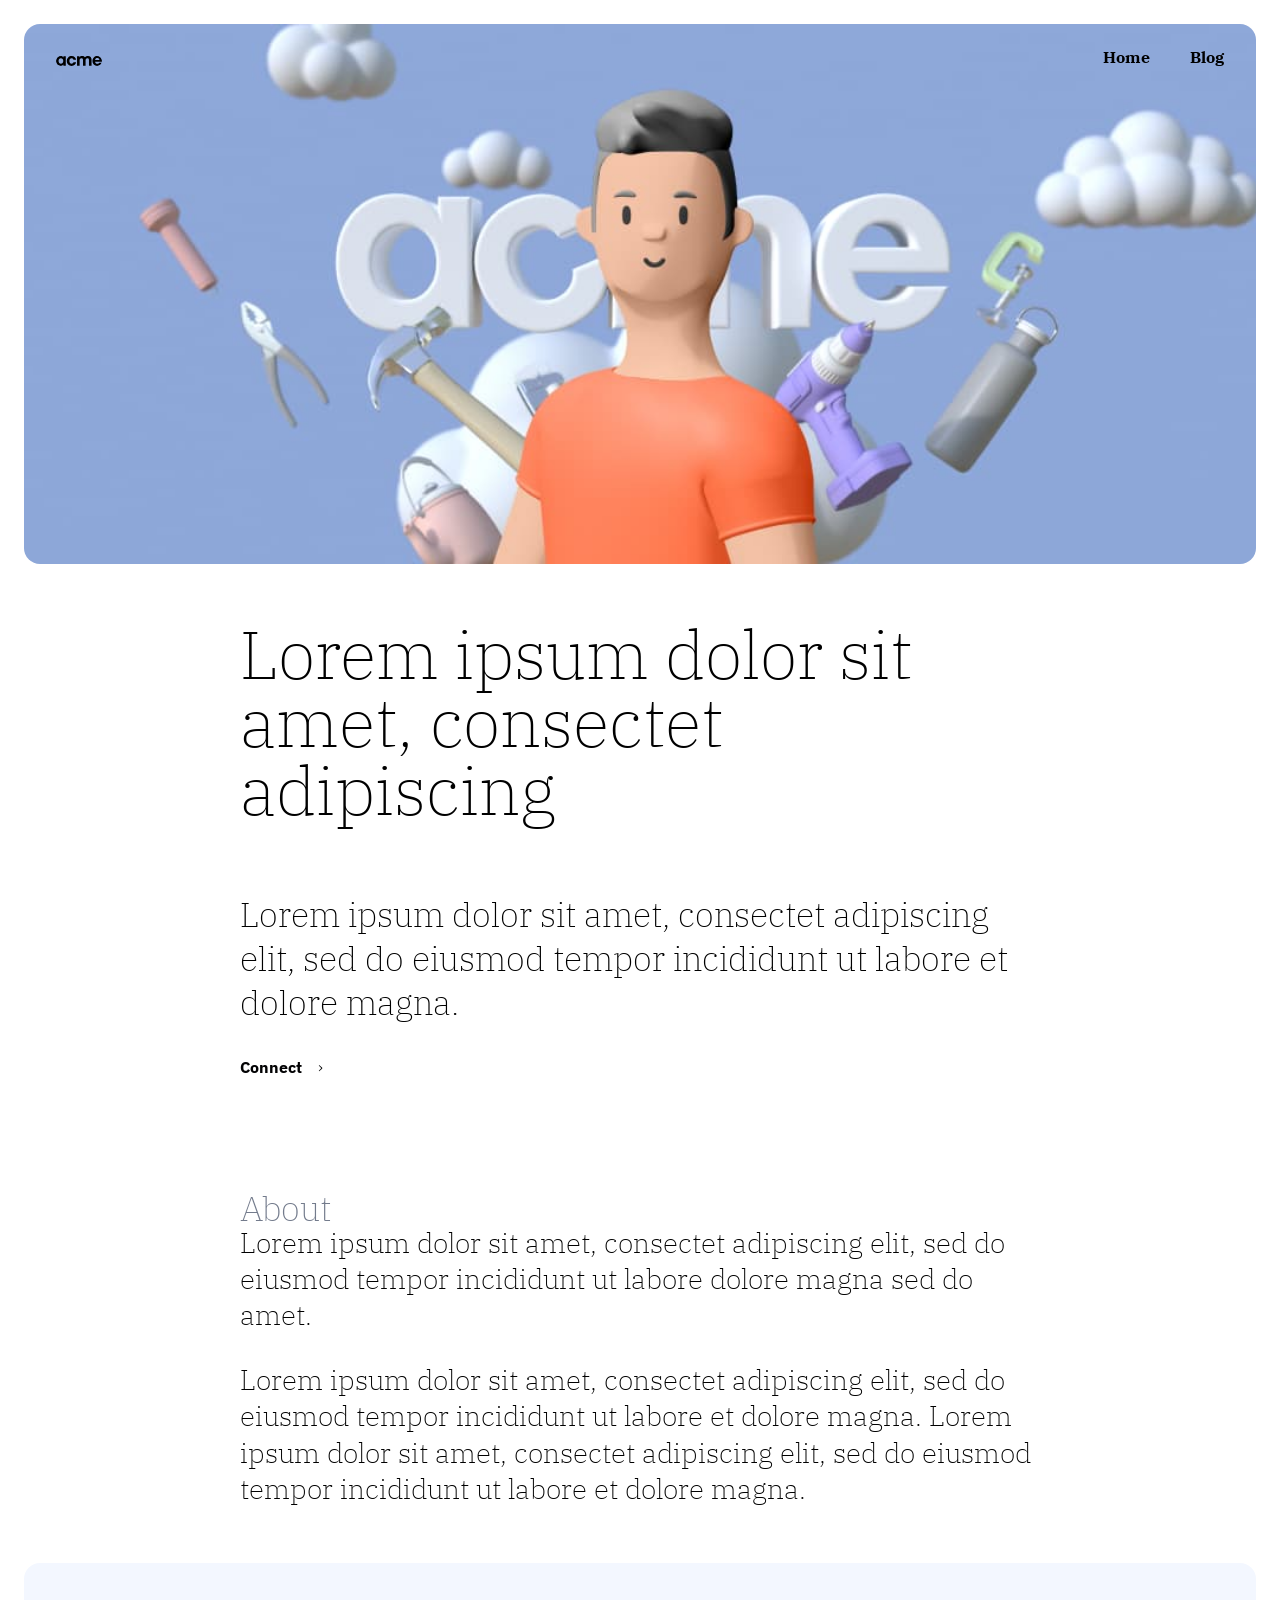
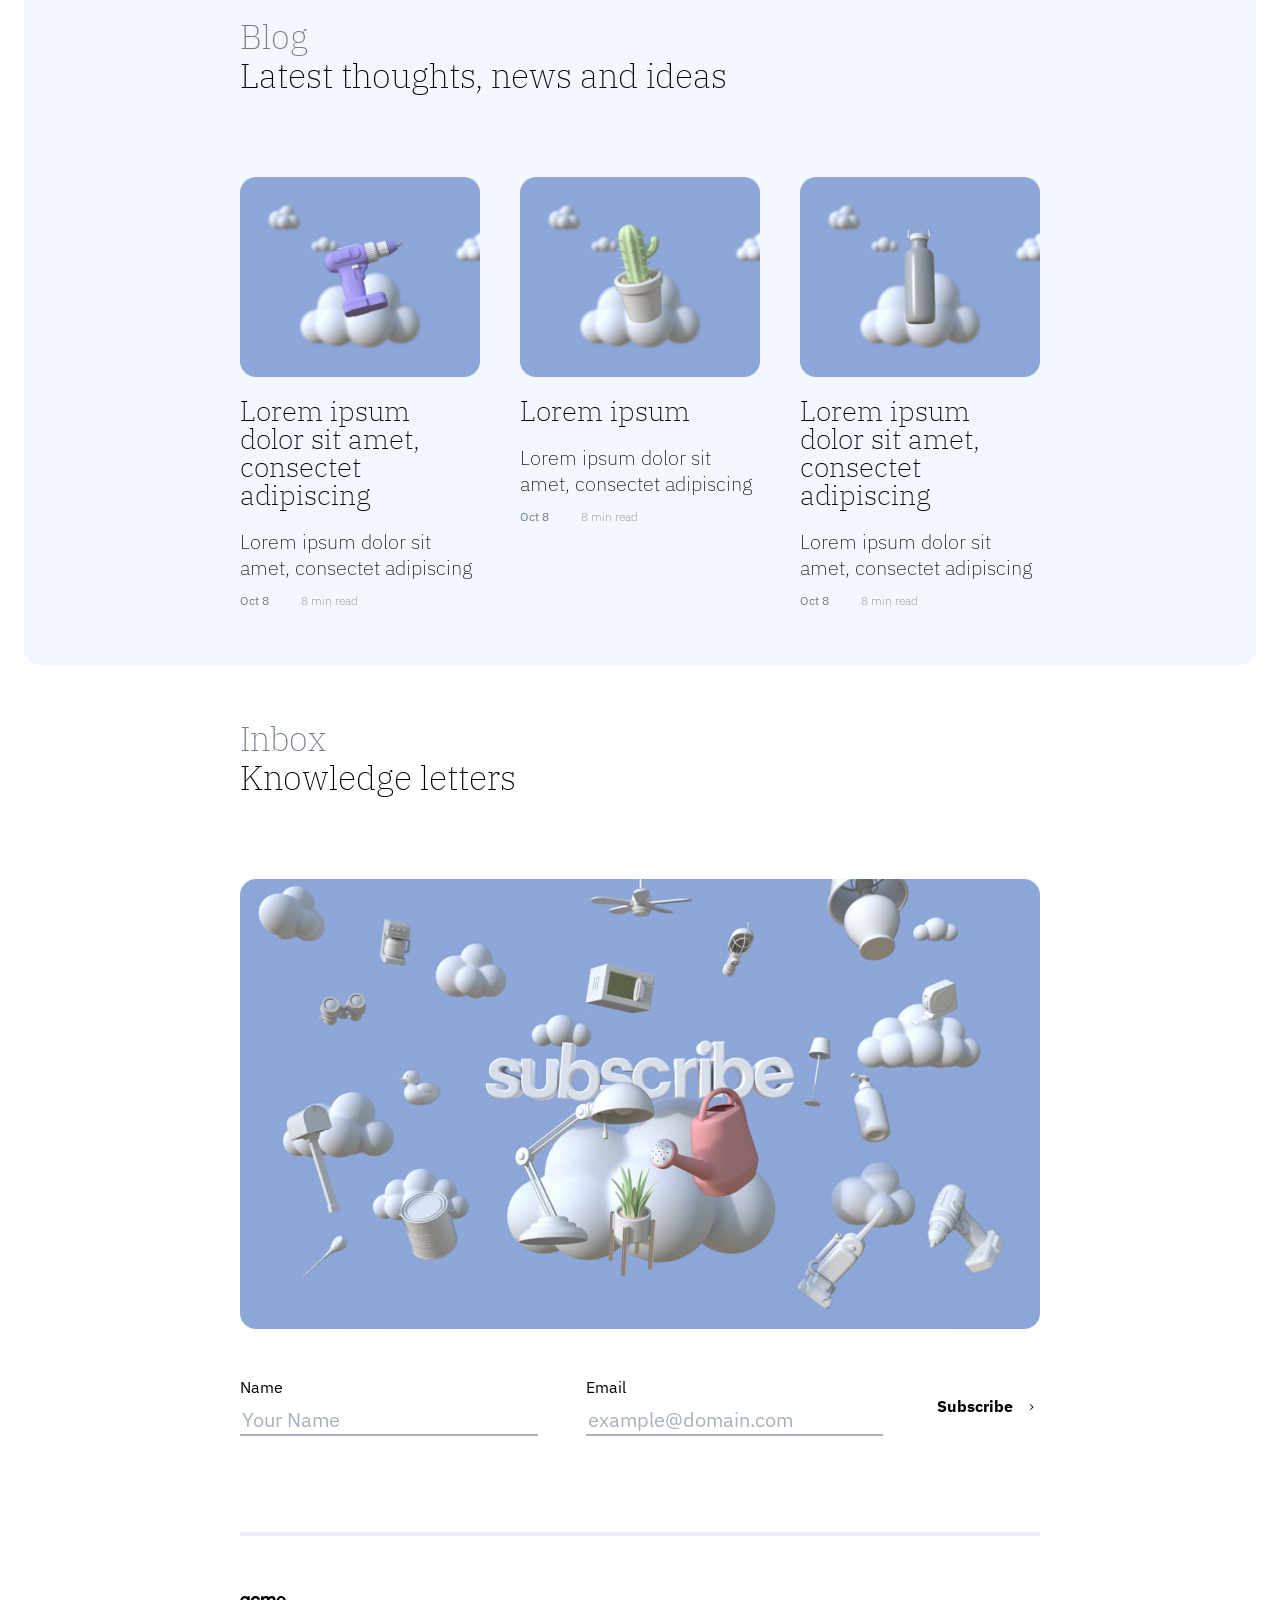
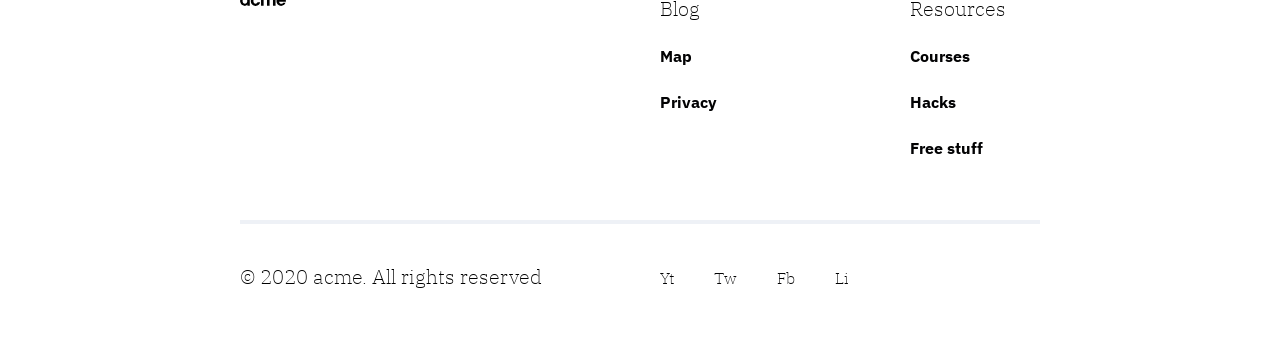
<file: index.html>
<!DOCTYPE html>
<html lang="en">
  <head>
    <meta charset="UTF-8" />
    <meta name="viewport" content="width=device-width, initial-scale=1.0" />
    <title>Document</title>
    <link
      href="https://fonts.googleapis.com/css2?family=IBM+Plex+Sans:wght@300;400;600&family=IBM+Plex+Serif:wght@200&display=swap"
      rel="stylesheet"
    />

    <link rel="stylesheet" href="style.css" />
  </head>

  <body class="page-home">
    <header class="primary-header">
      <div class="primary-header__inner">
        <a href="index.html" aria-label="acme home page"
          ><img src="img/logo.svg" alt="" class="logo"
        /></a>
        <nav class="primary-nav">
          <ul class="primary-nav__list">
            <li><a href="index.html">Home</a></li>
            <li><a href="blog.html">Blog</a></li>
          </ul>
        </nav>
      </div>
    </header>

    <section class="intro text-serif">
      <div class="container flow-content">
        <h1 class="page-title">
          Lorem ipsum dolor sit amet, consectet adipiscing
        </h1>
        <p class="page-intro">
          Lorem ipsum dolor sit amet, consectet adipiscing elit, sed do eiusmod
          tempor incididunt ut labore et dolore magna.
        </p>
        <a href="#" class="btn">Connect</a>
      </div>
    </section>

    <section class="about text-500">
      <div class="container">
        <header>
          <h2 class="section-title">About</h2>
        </header>
        <div class="flow-content text-serif">
          <p>
            Lorem ipsum dolor sit amet, consectet adipiscing elit, sed do
            eiusmod tempor incididunt ut labore dolore magna sed do amet.
          </p>
          <p>
            Lorem ipsum dolor sit amet, consectet adipiscing elit, sed do
            eiusmod tempor incididunt ut labore et dolore magna. Lorem ipsum
            dolor sit amet, consectet adipiscing elit, sed do eiusmod tempor
            incididunt ut labore et dolore magna.
          </p>
        </div>
      </div>
    </section>

    <section class="recent-articles bg-primary-300">
      <div class="container">
        <header>
          <h2 class="section-title">Blog</h2>
          <p class="section-subtitle">Latest thoughts, news and ideas</p>
        </header>

        <div class="split xl-space">
          <article class="article-preview flow-content">
            <img src="img/blog-1.jpg" alt="electric drill" />
            <a href="article.html" class="flow-content">
              <h3>Lorem ipsum dolor sit amet, consectet adipiscing</h3>
              <p>Lorem ipsum dolor sit amet, consectet adipiscing</p>
            </a>
            <div class="article-info">
              <time datetime="2020-10-08">Oct 8</time>
              <p>8 min read</p>
            </div>
          </article>
          <article class="article-preview flow-content">
            <img src="img/blog-2.jpg" alt="cactus" />
            <a href="article.html" class="flow-content">
              <h3>Lorem ipsum</h3>
              <p>Lorem ipsum dolor sit amet, consectet adipiscing</p>
            </a>
            <div class="article-info">
              <time datetime="2020-10-08">Oct 8</time>
              <p>8 min read</p>
            </div>
          </article>
          <article class="article-preview flow-content">
            <img src="img/blog-3.jpg" alt="insulated water bottle" />
            <a href="article.html" class="flow-content">
              <h3>Lorem ipsum dolor sit amet, consectet adipiscing</h3>
              <p>Lorem ipsum dolor sit amet, consectet adipiscing</p>
            </a>
            <div class="article-info">
              <time datetime="2020-10-08">Oct 8</time>
              <p>8 min read</p>
            </div>
          </article>
        </div>
      </div>
    </section>

    <section class="call-to-action">
      <div class="container">
        <header>
          <h2 class="section-title">Inbox</h2>
          <p class="section-subtitle">Knowledge letters</p>
        </header>

        <img class="xl-space" src="img/newsletter.jpg" alt="" />

        <form action="" method="post" class="newsletter">
          <div>
            <label for="name">Name</label>
            <input placeholder="Your Name" type="text" id="name" name="name" />
          </div>
          <div>
            <label for="email">Email</label>
            <input
              placeholder="example@domain.com"
              type="email"
              name="email"
              id="email"
            />
          </div>
          <button class="btn" type="submit">Subscribe</button>
        </form>
      </div>
    </section>

    <footer class="primary-footer">
      <div class="container">
        <div class="primary-footer__inner split">
          <a href="index.html" aria-label="acme home page"
            ><img src="img/logo.svg" alt="" class="logo"
          /></a>
          <div class="footer-nav split">
            <dl class="flow-content">
              <dd class="text-serif">Blog</dd>
              <dt><a href="#">Map</a></dt>
              <dd><a href="#">Privacy</a></dd>
            </dl>
            <dl class="flow-content">
              <dt class="text-serif">Resources</dt>
              <dd><a href="#">Courses</a></dd>
              <dd><a href="#">Hacks</a></dd>
              <dd><a href="#">Free stuff</a></dd>
            </dl>
          </div>
        </div>
        <div class="split text-serif">
          <p class="copywrite">&copy; 2020 acme. All rights reserved</p>
          <ul class="footer-social">
            <li><a href="#">Yt</a></li>
            <li><a href="#">Tw</a></li>
            <li><a href="#">Fb</a></li>
            <li><a href="#">Li</a></li>
          </ul>
        </div>
      </div>
    </footer>
  </body>
</html>
</file>
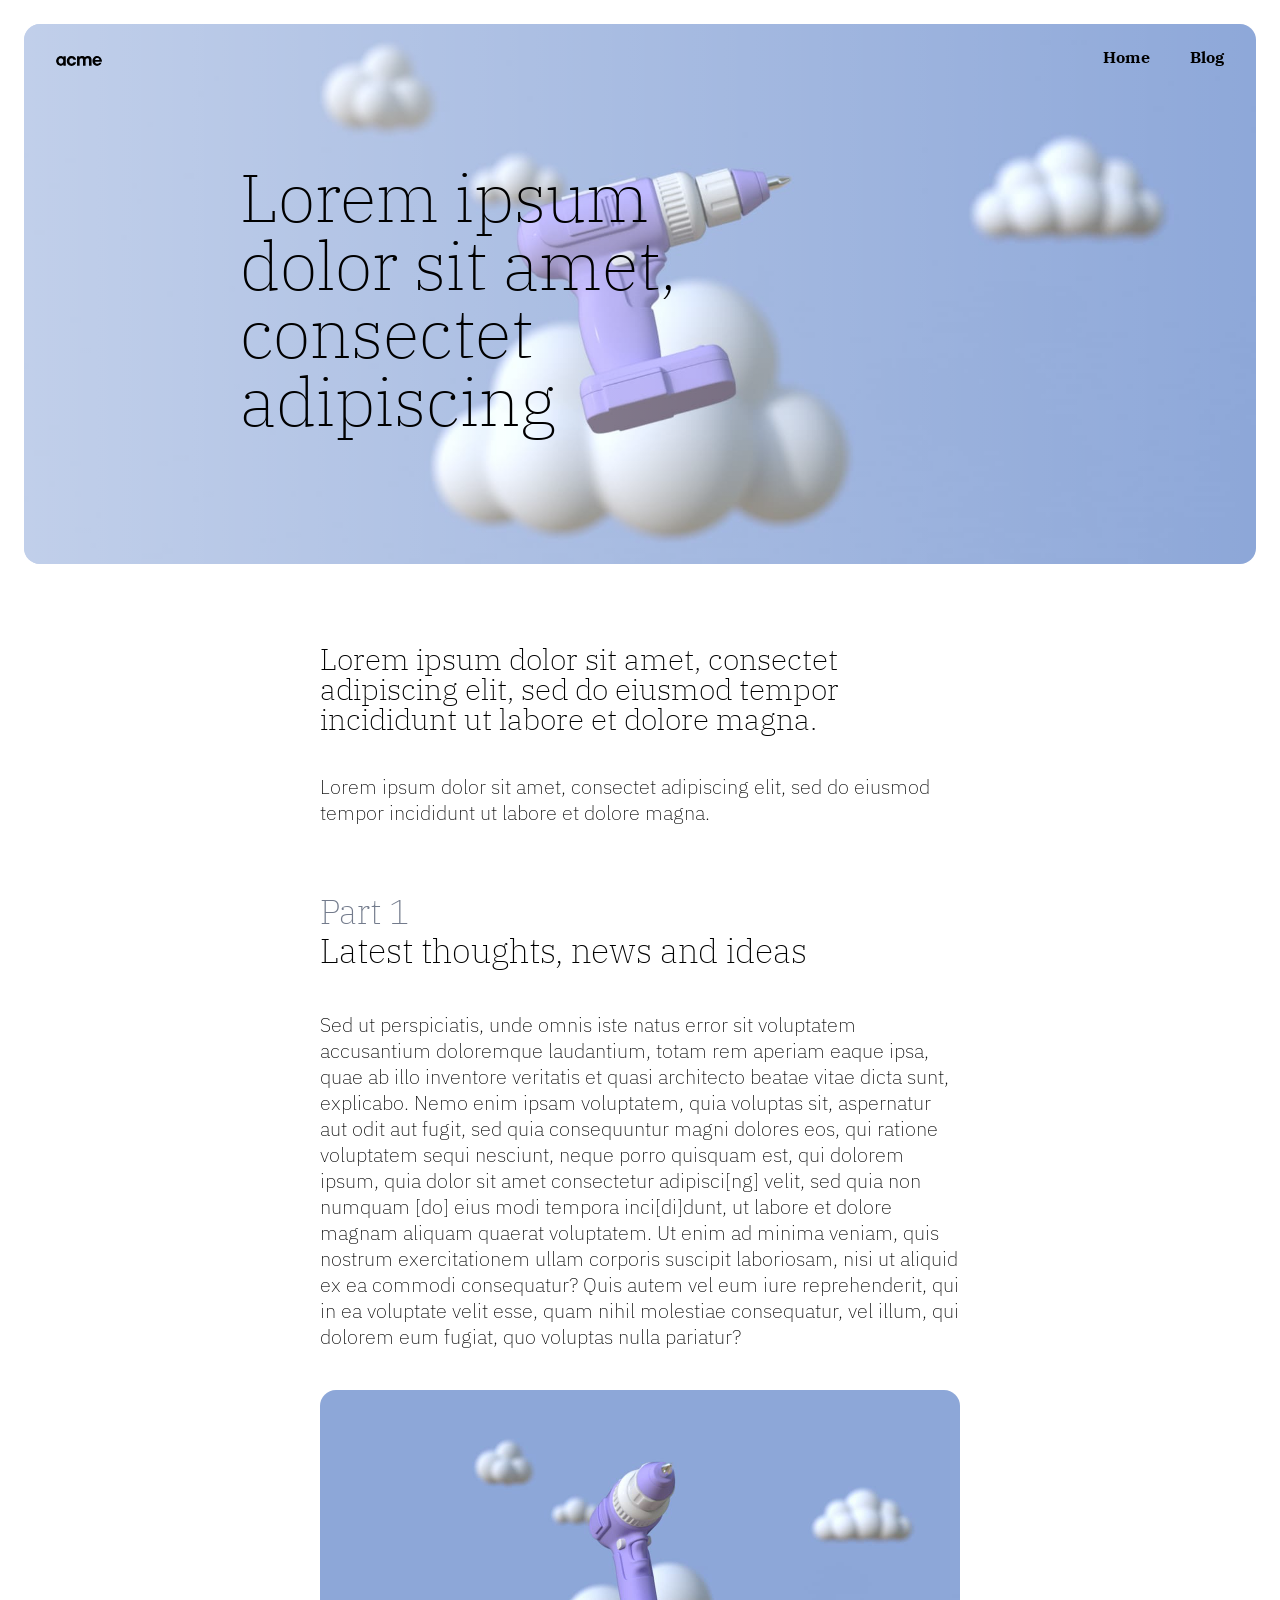
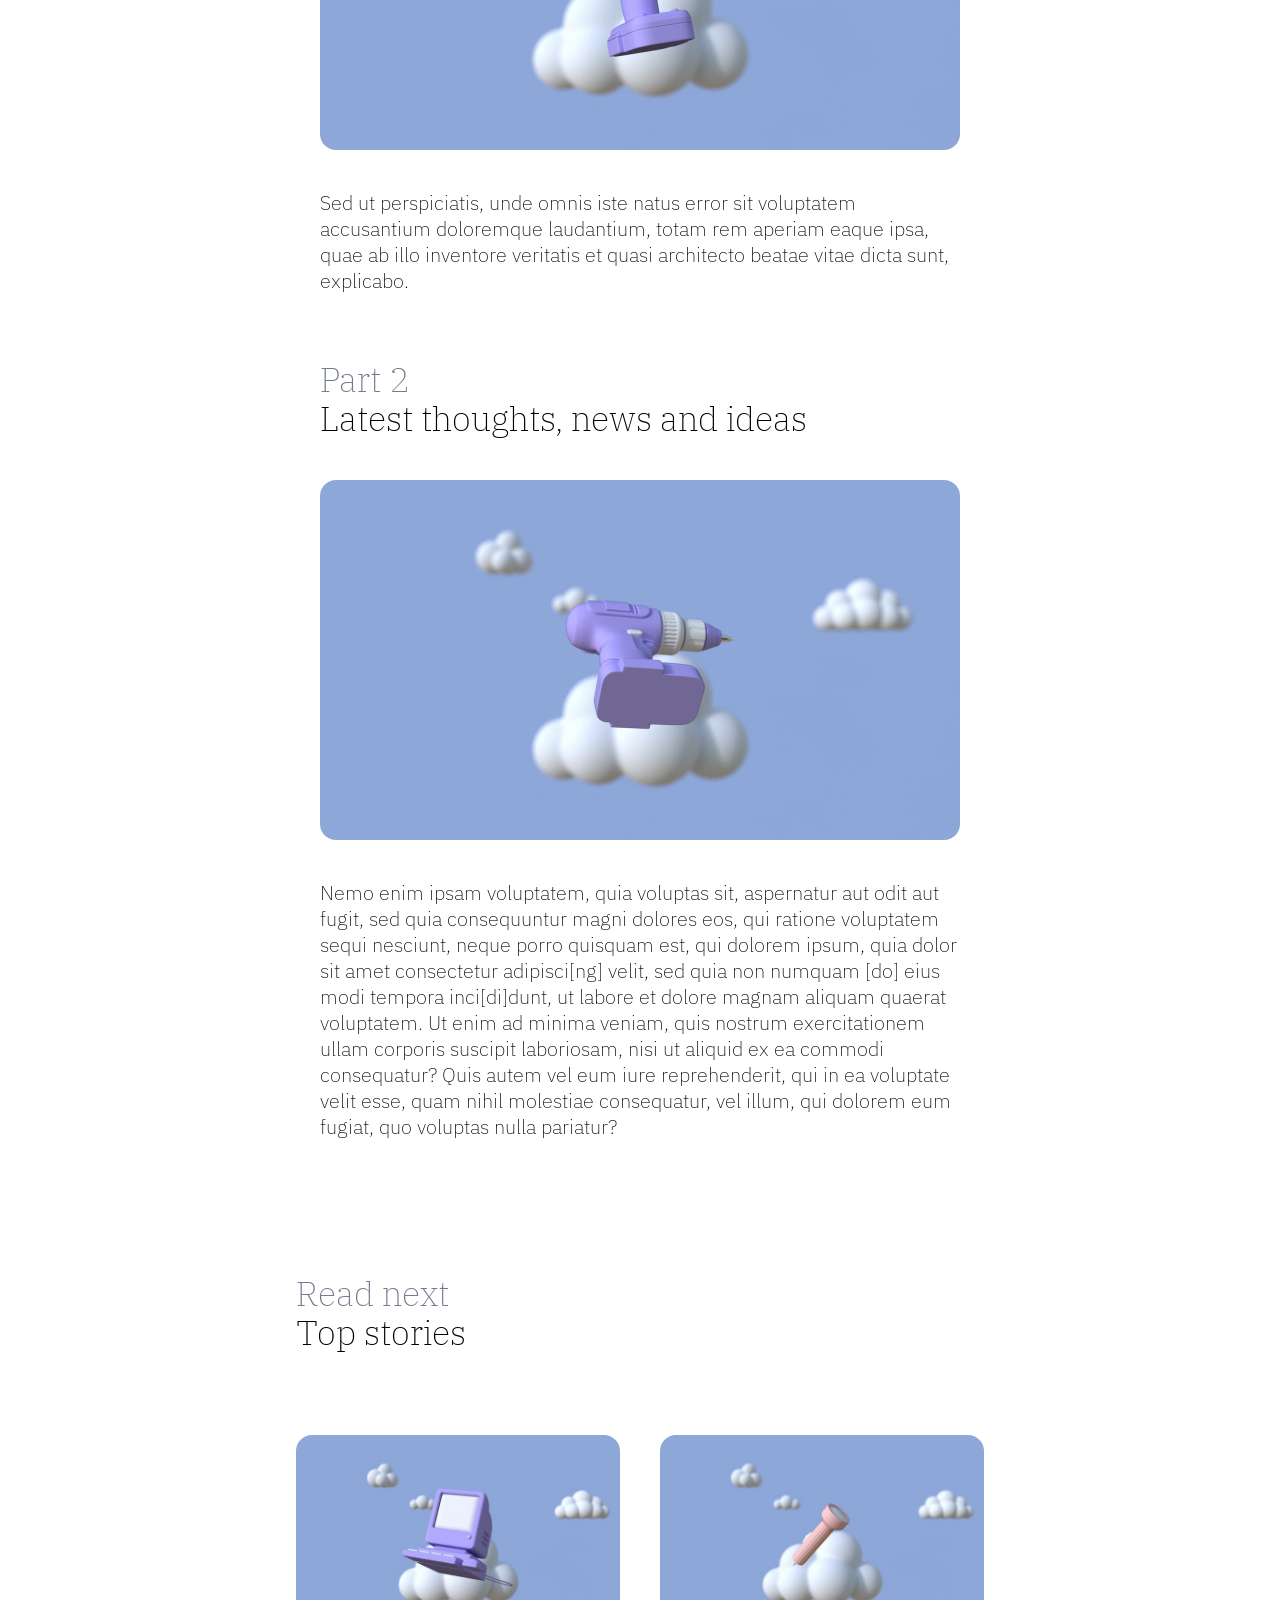
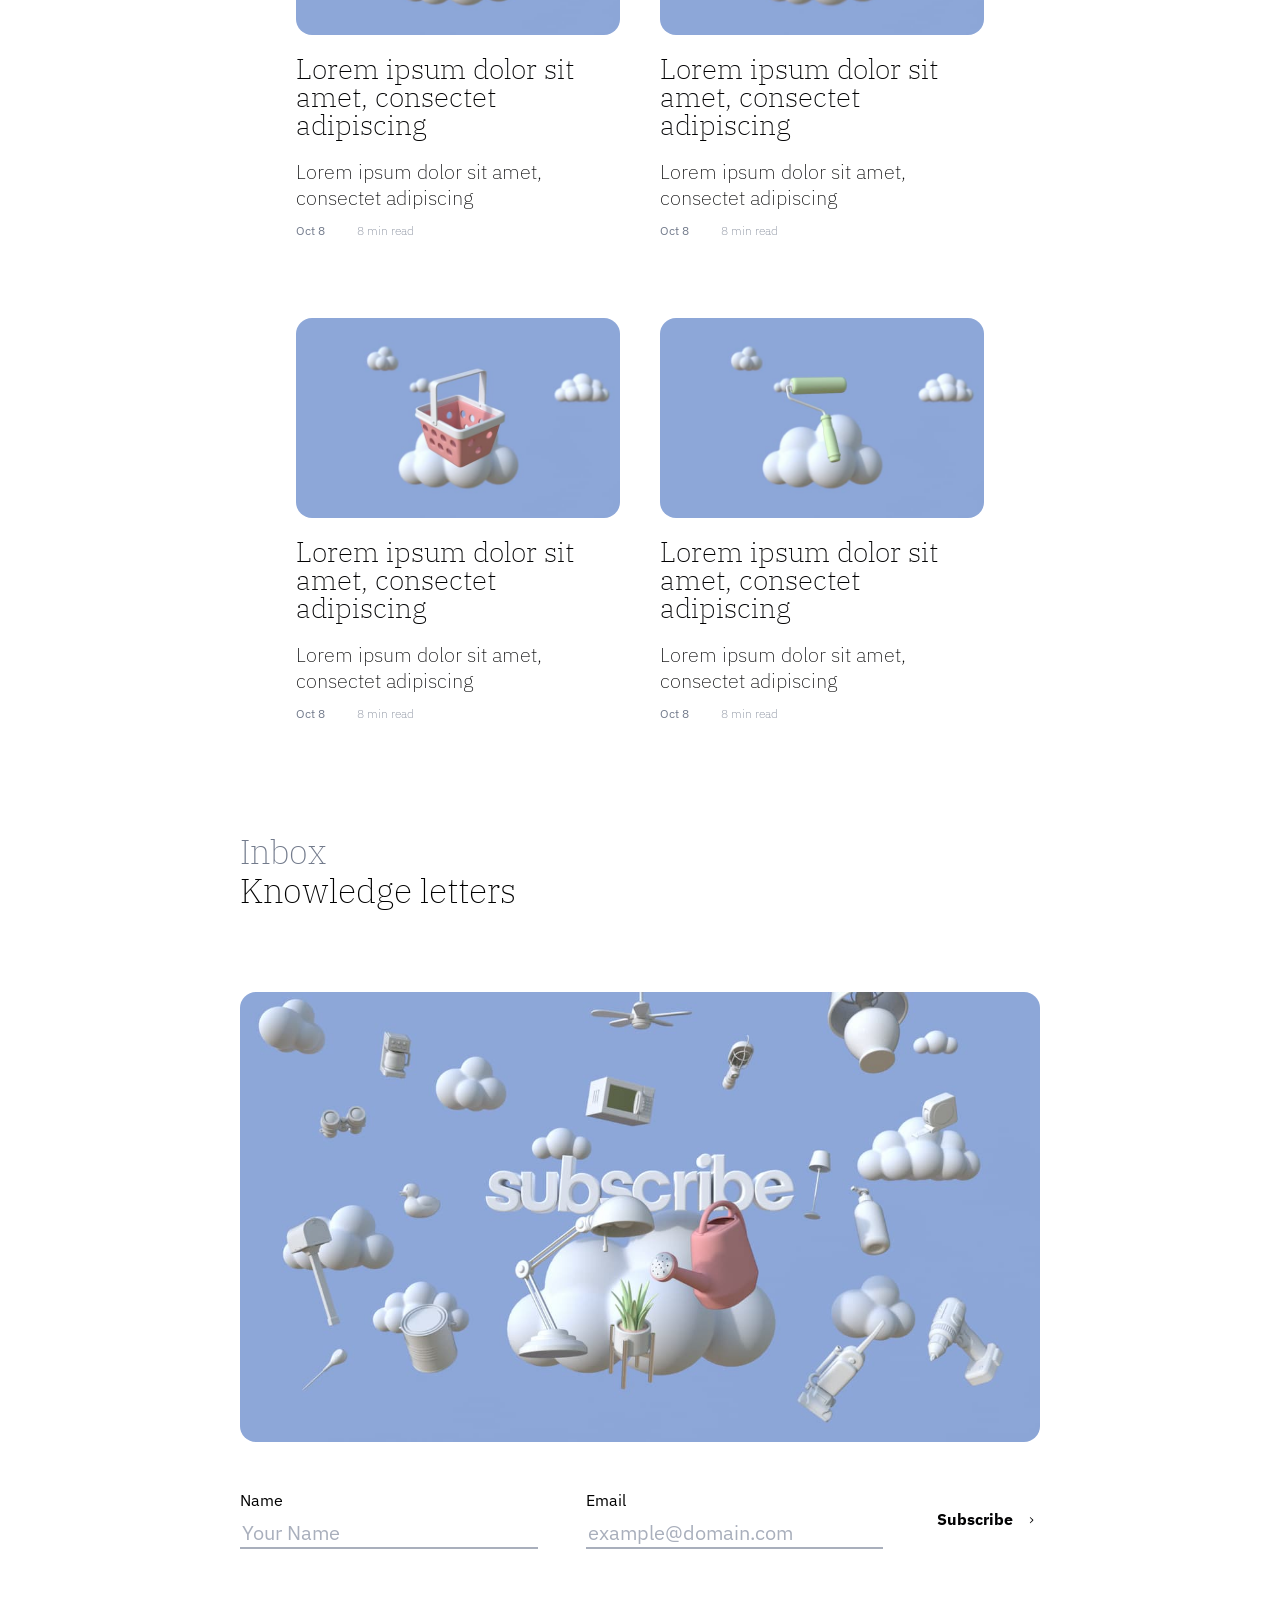
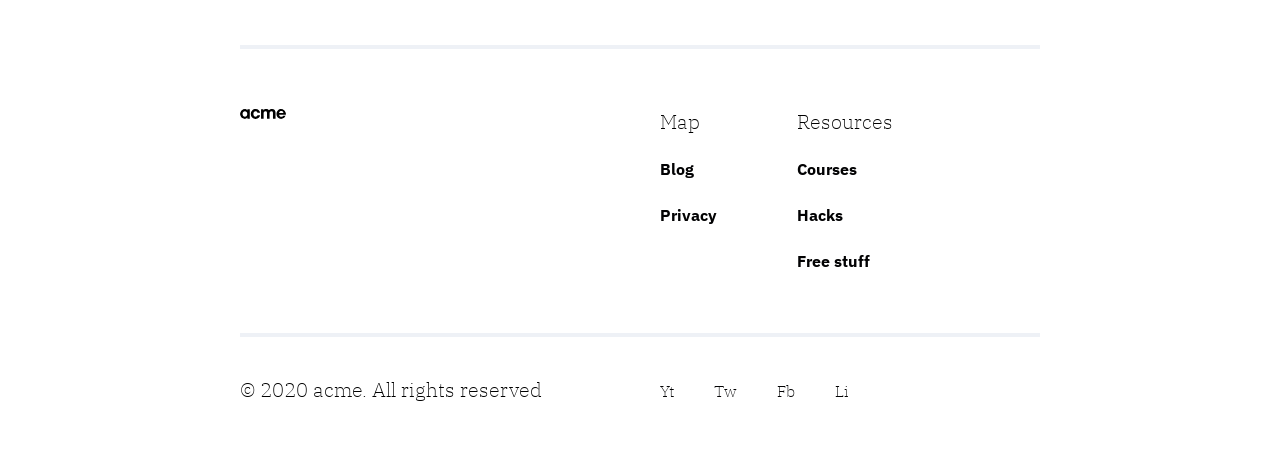
<file: article.html>
<!DOCTYPE html>
<html lang="en">
  <head>
    <meta charset="UTF-8" />
    <meta name="viewport" content="width=device-width, initial-scale=1.0" />
    <title>acme website co.</title>
    <link
      href="https://fonts.googleapis.com/css2?family=IBM+Plex+Sans:wght@300;400;600&family=IBM+Plex+Serif:wght@200&display=swap"
      rel="stylesheet"
    />
    <link rel="stylesheet" href="style.css" />
  </head>

  <body class="page-article">
    <header class="primary-header">
      <div class="primary-header__inner">
        <a href="index.html" aria-label="acme home page"
          ><img src="img/logo.svg" alt="" class="logo"
        /></a>
        <nav class="primary-nav">
          <ul class="primary-nav__list">
            <li><a href="index.html">Home</a></li>
            <li><a href="blog.html">Blog</a></li>
          </ul>
        </nav>
      </div>
      <div class="container">
        <h1 class="page-title">
          Lorem ipsum dolor sit amet, consectet adipiscing
        </h1>
      </div>
    </header>

    <article class="xl-space article-full flow-content">
      <h2>
        Lorem ipsum dolor sit amet, consectet adipiscing elit, sed do eiusmod
        tempor incididunt ut labore et dolore magna.
      </h2>
      <p>
        Lorem ipsum dolor sit amet, consectet adipiscing elit, sed do eiusmod
        tempor incididunt ut labore et dolore magna.
      </p>

      <h3>Part 1</h3>
      <p>Latest thoughts, news and ideas</p>

      <p>
        Sed ut perspiciatis, unde omnis iste natus error sit voluptatem
        accusantium doloremque laudantium, totam rem aperiam eaque ipsa, quae ab
        illo inventore veritatis et quasi architecto beatae vitae dicta sunt,
        explicabo. Nemo enim ipsam voluptatem, quia voluptas sit, aspernatur aut
        odit aut fugit, sed quia consequuntur magni dolores eos, qui ratione
        voluptatem sequi nesciunt, neque porro quisquam est, qui dolorem ipsum,
        quia dolor sit amet consectetur adipisci[ng] velit, sed quia non numquam
        [do] eius modi tempora inci[di]dunt, ut labore et dolore magnam aliquam
        quaerat voluptatem. Ut enim ad minima veniam, quis nostrum
        exercitationem ullam corporis suscipit laboriosam, nisi ut aliquid ex ea
        commodi consequatur? Quis autem vel eum iure reprehenderit, qui in ea
        voluptate velit esse, quam nihil molestiae consequatur, vel illum, qui
        dolorem eum fugiat, quo voluptas nulla pariatur?
      </p>
      <img src="img/article-1.jpg" alt="" />
      <p>
        Sed ut perspiciatis, unde omnis iste natus error sit voluptatem
        accusantium doloremque laudantium, totam rem aperiam eaque ipsa, quae ab
        illo inventore veritatis et quasi architecto beatae vitae dicta sunt,
        explicabo.
      </p>

      <h3>Part 2</h3>
      <p>Latest thoughts, news and ideas</p>

      <img src="img/article-2.jpg" alt="" />
      <p>
        Nemo enim ipsam voluptatem, quia voluptas sit, aspernatur aut odit aut
        fugit, sed quia consequuntur magni dolores eos, qui ratione voluptatem
        sequi nesciunt, neque porro quisquam est, qui dolorem ipsum, quia dolor
        sit amet consectetur adipisci[ng] velit, sed quia non numquam [do] eius
        modi tempora inci[di]dunt, ut labore et dolore magnam aliquam quaerat
        voluptatem. Ut enim ad minima veniam, quis nostrum exercitationem ullam
        corporis suscipit laboriosam, nisi ut aliquid ex ea commodi consequatur?
        Quis autem vel eum iure reprehenderit, qui in ea voluptate velit esse,
        quam nihil molestiae consequatur, vel illum, qui dolorem eum fugiat, quo
        voluptas nulla pariatur?
      </p>
    </article>
    <section class="container xl-space">
      <header>
        <h2 class="section-title">Read next</h2>
        <p class="section-subtitle">Top stories</p>
      </header>
      <div class="split xl-space">
        <article class="article-preview flow-content">
          <img src="img/blog-6.jpg" alt="electric drill" />
          <a href="article.html" class="flow-content">
            <h3>Lorem ipsum dolor sit amet, consectet adipiscing</h3>
            <p>Lorem ipsum dolor sit amet, consectet adipiscing</p>
          </a>
          <div class="article-info">
            <time datetime="2020-10-08">Oct 8</time>
            <p>8 min read</p>
          </div>
        </article>
        <article class="article-preview flow-content">
          <img src="img/blog-5.jpg" alt="electric drill" />
          <a href="article.html" class="flow-content">
            <h3>Lorem ipsum dolor sit amet, consectet adipiscing</h3>
            <p>Lorem ipsum dolor sit amet, consectet adipiscing</p>
          </a>
          <div class="article-info">
            <time datetime="2020-10-08">Oct 8</time>
            <p>8 min read</p>
          </div>
        </article>
      </div>
      <div class="split xl-space">
        <article class="article-preview flow-content">
          <img src="img/blog-7.jpg" alt="electric drill" />
          <a href="article.html" class="flow-content">
            <h3>Lorem ipsum dolor sit amet, consectet adipiscing</h3>
            <p>Lorem ipsum dolor sit amet, consectet adipiscing</p>
          </a>
          <div class="article-info">
            <time datetime="2020-10-08">Oct 8</time>
            <p>8 min read</p>
          </div>
        </article>
        <article class="article-preview flow-content">
          <img src="img/blog-8.jpg" alt="electric drill" />
          <a href="article.html" class="flow-content">
            <h3>Lorem ipsum dolor sit amet, consectet adipiscing</h3>
            <p>Lorem ipsum dolor sit amet, consectet adipiscing</p>
          </a>
          <div class="article-info">
            <time datetime="2020-10-08">Oct 8</time>
            <p>8 min read</p>
          </div>
        </article>
      </div>
    </section>

    <section class="call-to-action">
      <div class="container">
        <header>
          <h2 class="section-title">Inbox</h2>
          <p class="section-subtitle">Knowledge letters</p>
        </header>
        <img class="xl-space" src="img/newsletter.jpg" alt="floating items" />

        <form action="" method="post" class="newsletter">
          <div>
            <label for="name">Name</label>
            <input placeholder="Your Name" type="text" id="name" name="name" />
          </div>
          <div>
            <label for="email">Email</label>
            <input
              placeholder="example@domain.com"
              type="email"
              name="email"
              id="email"
            />
          </div>
          <button class="btn" type="submit">Subscribe</button>
        </form>
      </div>
    </section>

    <footer class="primary-footer">
      <div class="container">
        <div class="primary-footer__inner split">
          <a href="index.html" aria-label="acme home page"
            ><img src="img/logo.svg" alt="" class="logo"
          /></a>

          <div class="footer-nav">
            <dl class="flow-content">
              <dt class="text-serif">Map</dt>
              <dd><a href="#">Blog</a></dd>
              <dd><a href="#">Privacy</a></dd>
            </dl>

            <dl class="flow-content">
              <dt class="text-serif">Resources</dt>
              <dd><a href="#">Courses</a></dd>
              <dd><a href="#">Hacks</a></dd>
              <dd><a href="#">Free stuff</a></dd>
            </dl>
          </div>
        </div>
        <div class="split text-serif">
          <p class="copywrite">© 2020 acme. All rights reserved</p>
          <ul class="footer-social">
            <li><a href="#">Yt</a></li>
            <li><a href="#">Tw</a></li>
            <li><a href="#">Fb</a></li>
            <li><a href="#">Li</a></li>
          </ul>
        </div>
      </div>
    </footer>
  </body>
</html>
</file>
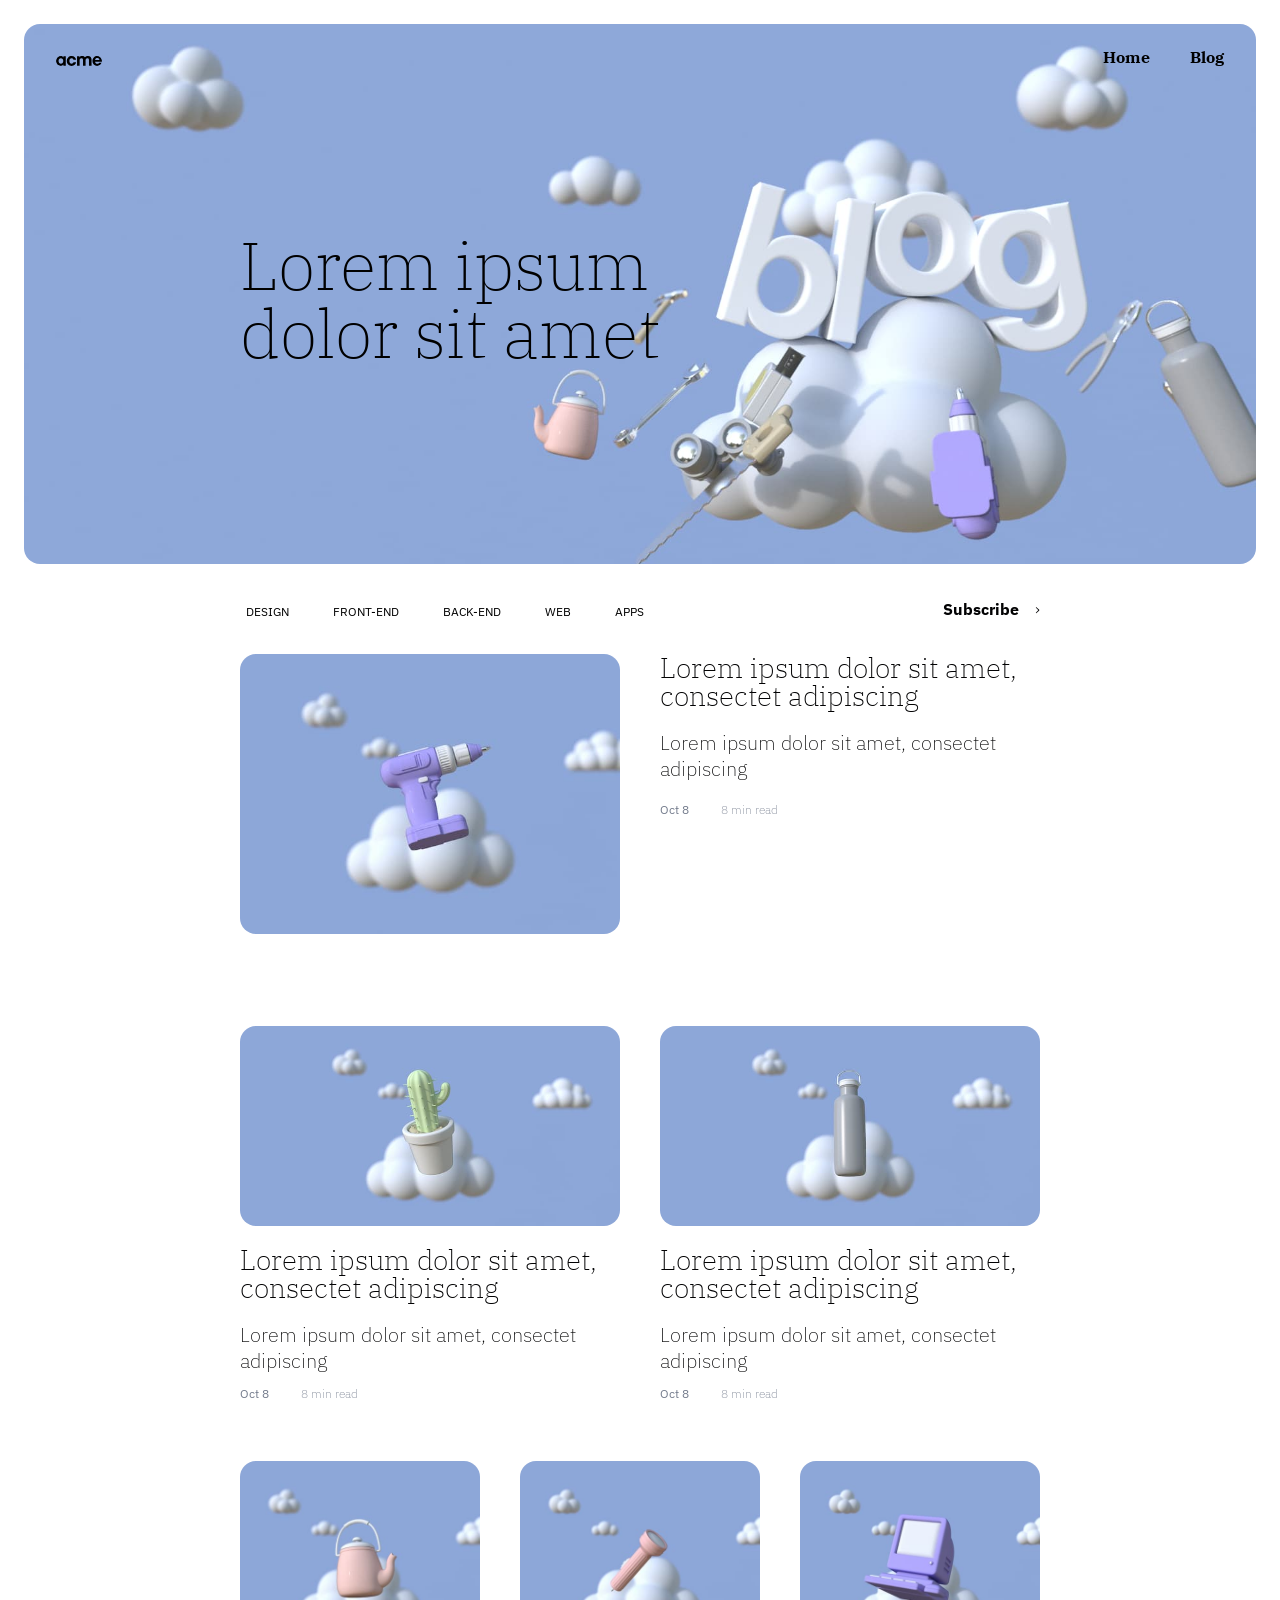
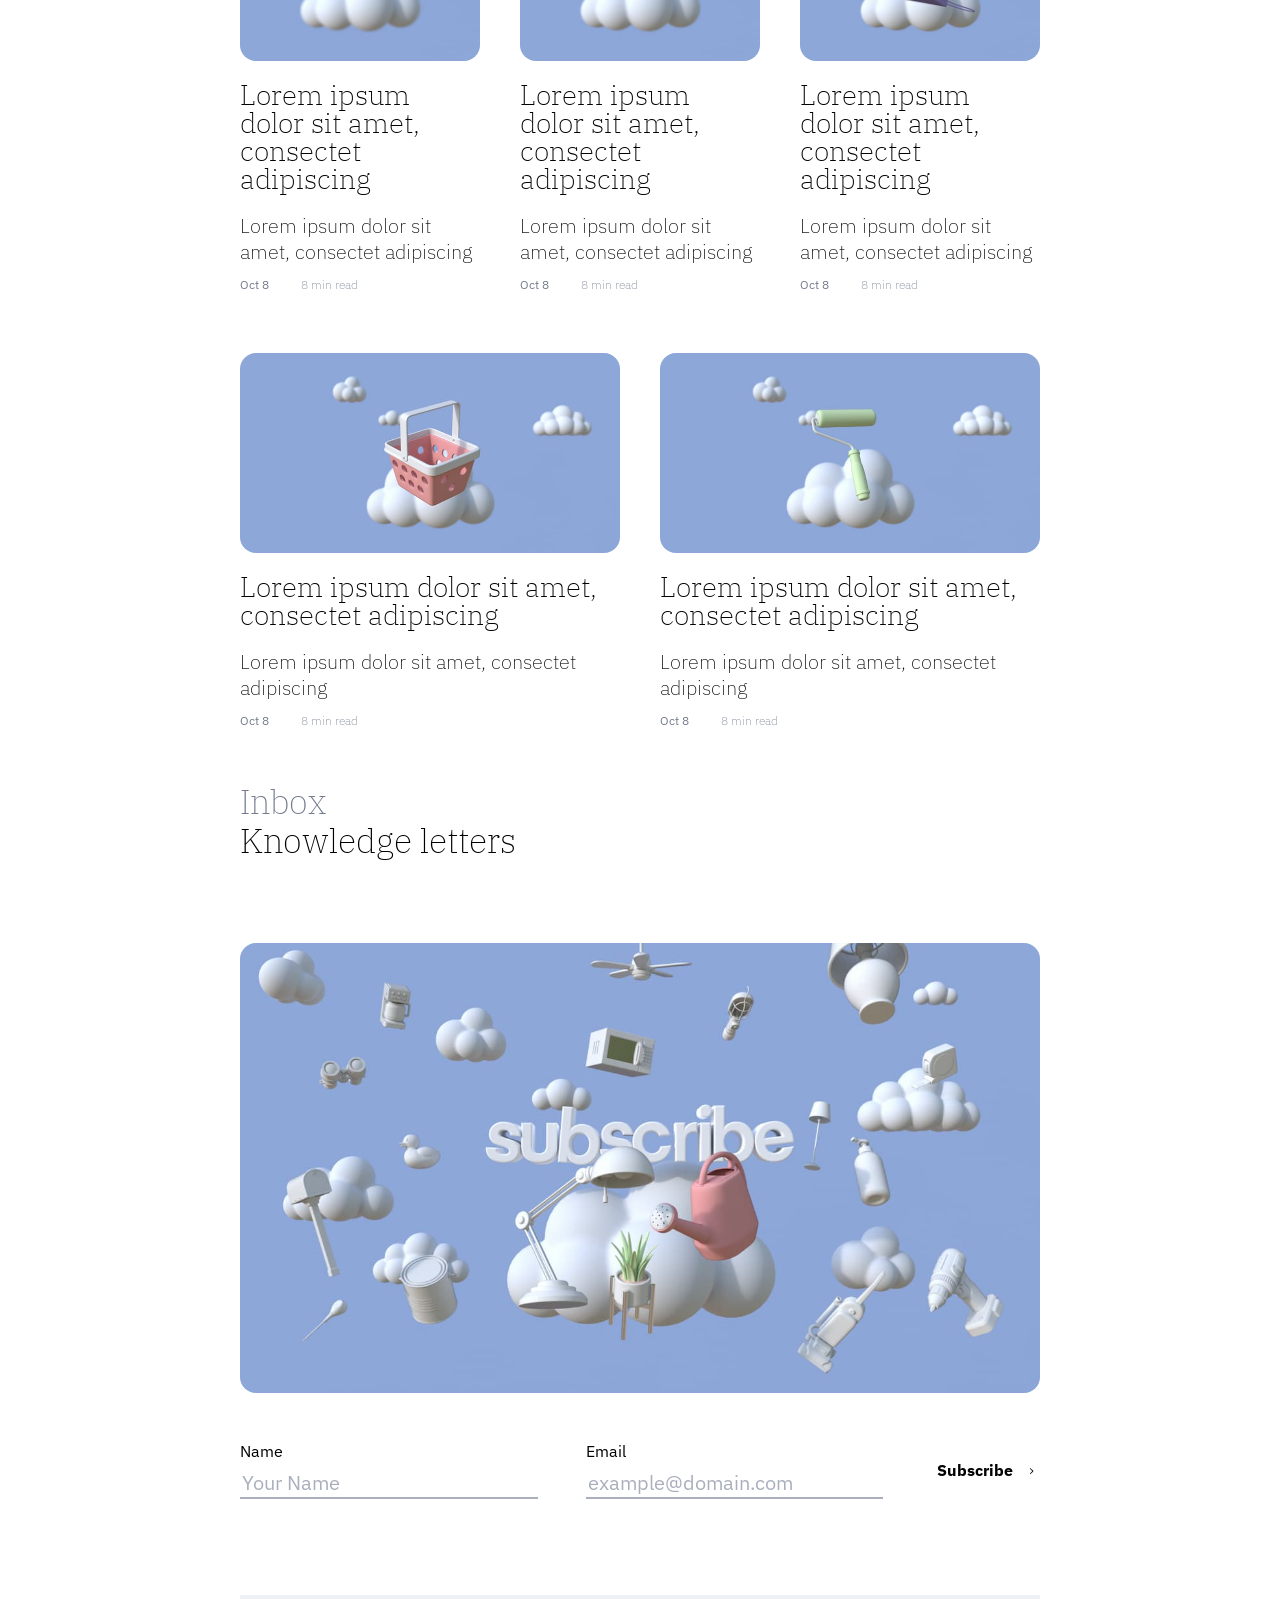
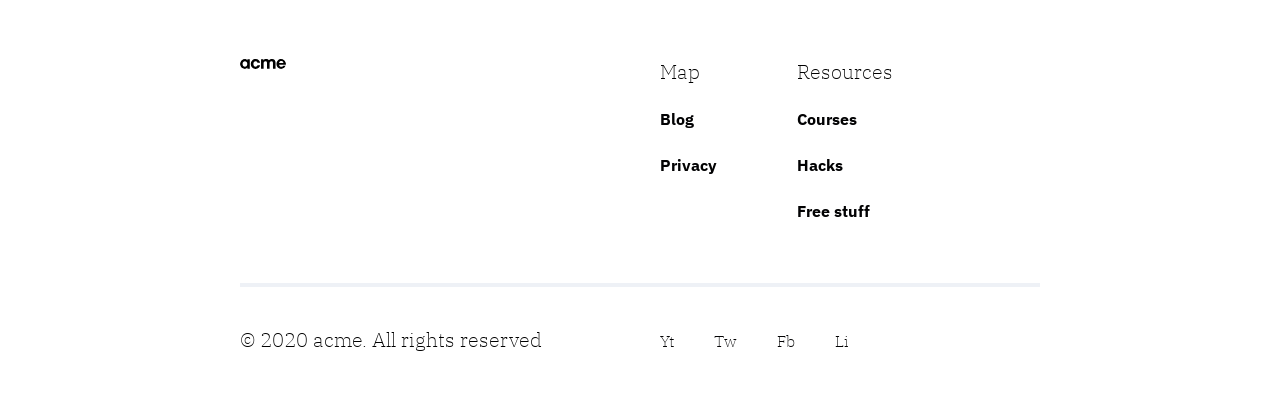
<file: blog.html>
<!DOCTYPE html>
<html lang="en">
  <head>
    <meta charset="UTF-8" />
    <meta name="viewport" content="width=device-width, initial-scale=1.0" />
    <title>acme website co.</title>
    <link
      href="https://fonts.googleapis.com/css2?family=IBM+Plex+Sans:wght@300;400;600&family=IBM+Plex+Serif:wght@200&display=swap"
      rel="stylesheet"
    />
    <link rel="stylesheet" href="style.css" />
  </head>

  <body class="page-blog">
    <header class="primary-header">
      <div class="primary-header__inner">
        <a href="index.html" aria-label="acme home page"
          ><img src="img/logo.svg" alt="" class="logo"
        /></a>
        <nav class="primary-nav">
          <ul class="primary-nav__list">
            <li><a href="index.html">Home</a></li>
            <li><a href="blog.html">Blog</a></li>
          </ul>
        </nav>
      </div>
      <div class="container">
        <h1 class="page-title">Lorem ipsum dolor sit amet</h1>
      </div>
    </header>

    <div class="container">
      <div class="secondary-navigation">
        <ul class="categories">
          <li><button href="#">Design</button></li>
          <li><button href="#">Front-End</button></li>
          <li><button href="#">Back-end</button></li>
          <li><button href="#">Web</button></li>
          <li><button href="#">Apps</button></li>
        </ul>
        <a href="#newsletter" class="btn">Subscribe</a>
      </div>
      <div class="article-grid">
        <article class="article-preview">
          <img src="img/blog-1.jpg" alt="electric drill" />
          <a href="article.html" class="flow-content">
            <h3>Lorem ipsum dolor sit amet, consectet adipiscing</h3>
            <p>Lorem ipsum dolor sit amet, consectet adipiscing</p>
          </a>
          <div class="article-info">
            <time datetime="2020-10-08">Oct 8</time>
            <p>8 min read</p>
          </div>
        </article>
        <article class="article-preview flow-content">
          <img src="img/blog-2.jpg" alt="electric drill" />
          <a href="article.html" class="flow-content">
            <h3>Lorem ipsum dolor sit amet, consectet adipiscing</h3>
            <p>Lorem ipsum dolor sit amet, consectet adipiscing</p>
          </a>
          <div class="article-info">
            <time datetime="2020-10-08">Oct 8</time>
            <p>8 min read</p>
          </div>
        </article>
        <article class="article-preview flow-content">
          <img src="img/blog-3.jpg" alt="electric drill" />
          <a href="article.html" class="flow-content">
            <h3>Lorem ipsum dolor sit amet, consectet adipiscing</h3>
            <p>Lorem ipsum dolor sit amet, consectet adipiscing</p>
          </a>
          <div class="article-info">
            <time datetime="2020-10-08">Oct 8</time>
            <p>8 min read</p>
          </div>
        </article>
        <article class="article-preview flow-content">
          <img src="img/blog-4.jpg" alt="electric drill" />
          <a href="article.html" class="flow-content">
            <h3>Lorem ipsum dolor sit amet, consectet adipiscing</h3>
            <p>Lorem ipsum dolor sit amet, consectet adipiscing</p>
          </a>
          <div class="article-info">
            <time datetime="2020-10-08">Oct 8</time>
            <p>8 min read</p>
          </div>
        </article>
        <article class="article-preview flow-content">
          <img src="img/blog-5.jpg" alt="electric drill" />
          <a href="article.html" class="flow-content">
            <h3>Lorem ipsum dolor sit amet, consectet adipiscing</h3>
            <p>Lorem ipsum dolor sit amet, consectet adipiscing</p>
          </a>
          <div class="article-info">
            <time datetime="2020-10-08">Oct 8</time>
            <p>8 min read</p>
          </div>
        </article>
        <article class="article-preview flow-content">
          <img src="img/blog-6.jpg" alt="electric drill" />
          <a href="article.html" class="flow-content">
            <h3>Lorem ipsum dolor sit amet, consectet adipiscing</h3>
            <p>Lorem ipsum dolor sit amet, consectet adipiscing</p>
          </a>
          <div class="article-info">
            <time datetime="2020-10-08">Oct 8</time>
            <p>8 min read</p>
          </div>
        </article>
        <article class="article-preview flow-content">
          <img src="img/blog-7.jpg" alt="electric drill" />
          <a href="article.html" class="flow-content">
            <h3>Lorem ipsum dolor sit amet, consectet adipiscing</h3>
            <p>Lorem ipsum dolor sit amet, consectet adipiscing</p>
          </a>
          <div class="article-info">
            <time datetime="2020-10-08">Oct 8</time>
            <p>8 min read</p>
          </div>
        </article>
        <article class="article-preview flow-content">
          <img src="img/blog-8.jpg" alt="electric drill" />
          <a href="article.html" class="flow-content">
            <h3>Lorem ipsum dolor sit amet, consectet adipiscing</h3>
            <p>Lorem ipsum dolor sit amet, consectet adipiscing</p>
          </a>
          <div class="article-info">
            <time datetime="2020-10-08">Oct 8</time>
            <p>8 min read</p>
          </div>
        </article>
      </div>
    </div>

    <section class="call-to-action">
      <div class="container">
        <header>
          <h2 class="section-title">Inbox</h2>
          <p class="section-subtitle">Knowledge letters</p>
        </header>
        <img class="xl-space" src="img/newsletter.jpg" alt="floating items" />

        <form action="" method="post" class="newsletter">
          <div>
            <label for="name">Name</label>
            <input placeholder="Your Name" type="text" id="name" name="name" />
          </div>
          <div>
            <label for="email">Email</label>
            <input
              placeholder="example@domain.com"
              type="email"
              name="email"
              id="email"
            />
          </div>
          <button class="btn" type="submit">Subscribe</button>
        </form>
      </div>
    </section>

    <footer class="primary-footer">
      <div class="container">
        <div class="primary-footer__inner split">
          <a href="index.html" aria-label="acme home page"
            ><img src="img/logo.svg" alt="" class="logo"
          /></a>

          <div class="footer-nav">
            <dl class="flow-content">
              <dt class="text-serif">Map</dt>
              <dd><a href="#">Blog</a></dd>
              <dd><a href="#">Privacy</a></dd>
            </dl>

            <dl class="flow-content">
              <dt class="text-serif">Resources</dt>
              <dd><a href="#">Courses</a></dd>
              <dd><a href="#">Hacks</a></dd>
              <dd><a href="#">Free stuff</a></dd>
            </dl>
          </div>
        </div>
        <div class="split text-serif">
          <p class="copywrite">© 2020 acme. All rights reserved</p>
          <ul class="footer-social">
            <li><a href="#">Yt</a></li>
            <li><a href="#">Tw</a></li>
            <li><a href="#">Fb</a></li>
            <li><a href="#">Li</a></li>
          </ul>
        </div>
      </div>
    </footer>
  </body>
</html>
</file>
<file: style.css>
@layer reset {
  :root {
    --ff-sans: "IBM Plex Sans", sans-serif;
    --ff-serif: "IBM Plex Serif", serif;

    /* small screen font-sizes */
    --fs-200: 0.75rem;
    --fs-300: 1rem;
    --fs-400: 1.25rem;
    --fs-500: 1.375rem;
    --fs-600: 1.75rem;
    --fs-900: 2.125rem;

    --fw-200: 200;
    --fw-300: 300;
    --fw-400: 400;
    --fw-700: 700;

    --clr-neutral-100: #fff;
    --clr-neutral-200: #eef1f6;
    --clr-neutral-300: #a9afbc;
    --clr-neutral-400: #737b8c;
    --clr-neutral-500: #434956;
    --clr-neutral-900: #020203;

    --clr-primary-300: #f3f7ff;
    --clr-primary-400: #8ea8da;

    --br: 1rem;
  }

  /* reset */

  *,
  *::before,
  *::after {
    box-sizing: border-box;
  }

  @media (min-width: 40em) {
    :root {
      /* large screen font-sizes */
      --fs-500: 1.75rem;
      --fs-600: 2.125rem;
      --fs-900: 4.25rem;
    }
  }

  h1,
  .h1,
  h2,
  .h2,
  h3,
  .h3,
  h4,
  .h4 {
    line-height: 1;
  }

  body,
  h1,
  h2,
  h3,
  p,
  dl,
  dd,
  figure {
    margin: 0;
  }

  ul[class],
  ol[class] {
    list-style: none;
    padding: 0;
  }

  input,
  button,
  textarea,
  select {
    font: inherit;
  }

  img {
    max-width: 100%;
    height: auto;
    display: block;
    border-radius: var(--br);
  }

  body {
    line-height: 1.3;
    font-family: var(--ff-sans);
    font-size: var(--fs-400);
    padding: 1.5rem;
  }

  /* typography */
  h1,
  h2,
  h3,
  .text-serif {
    font-family: var(--ff-serif);
    font-weight: var(--fw-200);
  }

  p {
    font-weight: var(--fw-200);
  }

  .text-500 {
    font-size: var(--fs-500);
  }

  .page-title {
    font-size: var(--fs-900);
  }

  .page-intro {
    font-size: var(--fs-600);
  }

  .article-full h3,
  .section-title {
    font-size: var(--fs-600);
    color: var(--clr-neutral-400);
  }

  .article-full h3 + p,
  .section-subtitle {
    font-size: var(--fs-600);
    font-family: var(--ff-serif);
  }

  .article-full h3 + p {
    font-family: var(--ff-serif);
    margin-top: 0 !important;
  }

  .btn {
    display: inline-block;
    cursor: pointer;
    border: 0;
    background: none;
    font-weight: var(--fw-700);
    font-size: var(--fs-300);
    font-family: var(--ff-sans);
    text-decoration: none;
    color: var(--clr-neutral-900);
  }

  .btn::after {
    content: "\203A";
    margin-left: 1em;
    font-weight: var(--fw-300);
  }

  .btn:hover,
  .bt:focus {
    color: var(--clr-primary-400);
  }
}

@layer layout {
  section {
    padding: 2.5rem 0;
  }

  @media (min-width: 40em) {
    section {
      padding: 3.5rem;
    }
  }

  .bg-primary-300 {
    /* Only sets background color; doesn't affect background image */
    background-color: var(--clr-primary-300);
    border-radius: 1rem;
    padding-left: 1rem;
    padding-right: 1rem;
  }
}

@layer utility {
  .container {
    max-width: 50rem;
    margin: 0 auto;
  }

  .flow-content > * + * {
    margin-top: var(--flow-spacer, 1em);
  }

  .split {
    display: flex;
    flex-direction: column;
    /* gap: 2rem; */
  }

  .split > * + * {
    margin: 4rem 0 0 0;
  }

  .split > * {
    flex-basis: 100%;
  }

  @media (min-width: 40em) {
    .split {
      flex-direction: row;
    }

    .split > * + * {
      margin: 0 0 0 2.5rem;
    }
  }

  .xl-space {
    margin-top: 5rem !important;
  }
}

@layer component {
  .intro {
    --flow-spacer: 2em;
  }

  .primary-header {
    border-radius: var(--br);
    padding: 2rem;
    background-color: var(--clr-primary-400);
    background-size: cover;
    min-height: 60vh;
    display: flex;
    flex-direction: column;
  }

  .primary-header .container {
    width: 100%;
    margin-top: auto;
    margin-bottom: auto;
  }

  .primary-header .container > * {
    max-width: 12ch;
  }

  .page-home .primary-header {
    background-image: url(img/hero.jpg);
    background-position: center center;
  }

  .page-blog .primary-header {
    background-image: url(img/blog.jpg);
    background-position: center right;
  }

  .page-article .primary-header {
    background-image: url(img/article.jpg);
    background-position: left center;
    position: relative;
    overflow: hidden;
    z-index: 0;
  }

  .page-article .primary-header::after {
    content: "";
    position: absolute;
    top: 0;
    bottom: 0;
    left: 0;
    right: 0;
    background: linear-gradient(
      90deg,
      rgba(255, 255, 255, 0.45),
      rgba(255, 255, 255, 0)
    );
    z-index: -1;
  }

  .primary-nav {
    position: fixed;
    bottom: 0.5em;
    left: 0.5em;
    right: 0.5em;
    border-radius: var(--br);
    background: var(--clr-neutral-900);
    font-family: var(--ff-serif);
    z-index: 1000;
  }

  .primary-nav ul {
    display: flex;
    justify-content: space-around;
    margin: 0;
    padding: 0.8em 0;
  }

  .primary-nav li {
    line-height: 0;
  }

  .primary-nav a {
    color: var(--clr-neutral-200);
    text-decoration: none;
  }

  @media (min-width: 40em) {
    .primary-nav {
      position: static;
      background: transparent;
    }

    .primary-nav a {
      color: inherit;
      text-decoration: none;
    }

    .primary-header__inner {
      display: flex;
      justify-content: space-between;
    }

    .primary-nav ul {
      padding: 0;
    }

    .primary-nav ul > * {
      margin-left: 2em;
    }
  }

  .secondary-navigation {
    display: flex;
    align-items: center;
    margin: 2rem 0;
  }

  .secondary-navigation > .btn:last-child {
    margin-left: auto;
  }

  @media (max-width: 40em) {
    .secondary-navigation {
      flex-direction: column;
      gap: 3rem;
    }
  }

  .categories {
    margin: 0;
    display: flex;
    gap: 2rem;
  }

  .categories button {
    cursor: pointer;
    text-transform: uppercase;
    font-size: var(--fs-200);
    background: transparent;
    border: 0;
  }

  .article-preview {
    position: relative;
    z-index: 0;
  }

  .article-preview a {
    display: block;
    text-decoration: none;
    font-size: var(--fs-400);
    font-weight: var(--fw-300);
  }

  .article-preview a:hover,
  .article-preview a:focus {
    color: inherit;
  }

  .article-preview a::before {
    --offset: -0.5em;
    content: "";
    position: absolute;
    top: var(--offset);
    bottom: var(--offset);
    left: var(--offset);
    right: var(--offset);
    z-index: 100;
    border-radius: var(--br);
    box-shadow: 0 0.75rem 1.25rem rgba(0, 0, 0, 0.15);
    transition: opacity 350ms ease;
    opacity: 0;
  }

  .article-preview:hover a::before {
    opacity: 1;
  }

  .article-preview h3 {
    font-size: var(--fs-500);
  }

  .article-preview img {
    object-fit: cover;
    height: 12.5rem;
    width: 100%;
  }

  .article-preview .article-info {
    display: flex;
    font-weight: var(--fw-400);
    font-size: var(--fs-200);
    color: var(--clr-neutral-400);
  }

  .article-preview .article-info > *:first-child {
    margin-right: 2rem;
  }

  .call-to-action form {
    margin-top: 3rem;
    display: flex;
    gap: 3rem;
  }

  .call-to-action form > div {
    flex-basis: auto;
    flex-shrink: 1;
    flex-grow: 1;
  }

  .call-to-action input {
    width: 100%;
    border: 0;
    border-bottom: 2px solid var(--clr-neutral-300);
    outline: none;
  }

  .call-to-action input:focus {
    border-color: var(--clr-primary-400);
    border-width: 4px;
  }

  .call-to-action input::placeholder {
    color: var(--clr-neutral-300);
    opacity: 1;
  }

  .call-to-action label {
    display: block;
    margin-bottom: 0.5rem;
    font-size: var(--fs-300);
    font-weight: var(--fw-400);
  }

  @media (max-width: 50em) {
    .call-to-action form {
      flex-direction: column;
    }
  }

  .primary-footer__inner {
    --border: 4px solid var(--clr-neutral-200);
    border-top: var(--border);
    border-bottom: var(--border);
    padding: 3em 0;
    margin: 2em 0;
  }

  footer {
    padding-bottom: 2em;
  }

  .footer-nav {
    display: flex;
  }

  .footer-nav > *:first-child {
    margin-right: 5rem;
  }

  .footer-nav a {
    text-decoration: none;
  }

  a {
    font-weight: var(--fw-700);
    font-size: var(--fs-300);
    color: var(--clr-neutral-900);
  }

  a:hover,
  a:focus {
    color: var(--clr-primary-400);
  }

  .footer-social {
    display: flex;
    gap: 2em;
  }

  .footer-social a {
    font-weight: var(--fw-200);
    text-decoration: none;
  }

  /* blog-page */
  .article-grid {
    display: grid;
    gap: 3em 2em;
    grid-template-columns: repeat(6, 1fr);
  }

  .article-grid > * {
    grid-column: 1 / -1;
  }

  @media (min-width: 30em) {
    .article-grid > *:not(:first-child) {
      grid-column: span 3;
    }
  }

  @media (min-width: 40em) {
    .article-grid > *:first-child {
      grid-column: 1 / -1;
    }

    .article-grid > .article-preview:first-child {
      display: grid;
      grid-template-columns: 1fr 1fr;
      grid-template-rows: 1fr min-content 1fr;
      gap: 1em 2em;
    }

    .article-grid > .article-preview:first-child img {
      grid-row: span 3;
      height: 17.5rem;
    }

    .article-grid > .article-preview:first-child h3 {
      margin-top: auto;
    }

    .article-grid > .article-preview:first-child .article-info {
      margin-bottom: auto;
    }

    .article-grid > *:nth-child(2),
    .article-grid > *:nth-child(3) {
      grid-column: span 3;
    }
    .article-grid > *:nth-child(4),
    .article-grid > *:nth-child(5),
    .article-grid > *:nth-child(6) {
      grid-column: span 2;
    }
    .article-grid > *:nth-child(7),
    .article-grid > *:nth-child(8) {
      grid-column: span 3;
    }
  }

  /* .article-grid {
    display: grid;
    grid-template-columns: repeat(6, 1fr);
    grid-template-areas:
      "first first first first first first"
      "second second second third third third"
      "fourth fourth fifth fifth sixth sixth"
      "seventh seventh seventh eighth eighth eighth";
    gap: 2rem;
  }

  .article-grid > *:nth-child(1) {
    grid-area: first;
  }
  .article-grid > *:nth-child(2) {
    grid-area: second;
  }
  .article-grid > *:nth-child(3) {
    grid-area: third;
  }
  .article-grid > *:nth-child(4) {
    grid-area: fourth;
  }
  .article-grid > *:nth-child(5) {
    grid-area: fifth;
  }
  .article-grid > *:nth-child(6) {
    grid-area: sixth;
  }
  .article-grid > *:nth-child(7) {
    grid-area: seventh;
  }
  .article-grid > *:nth-child(8) {
    grid-area: eighth;
  }
  @media (max-width: 40em) {
    .article-grid {
      grid-template-columns: 1fr;
      grid-template-areas:
        "first"
        "second"
        "third"
        "fourth"
        "fifth"
        "sixth"
        "seventh"
        "eighth";
    }
  } */

  /* Article Page */
  .article-full {
    --flow-spacer: 2em;
    max-width: 40rem;
    margin: 0 auto;
  }
}
</file>
